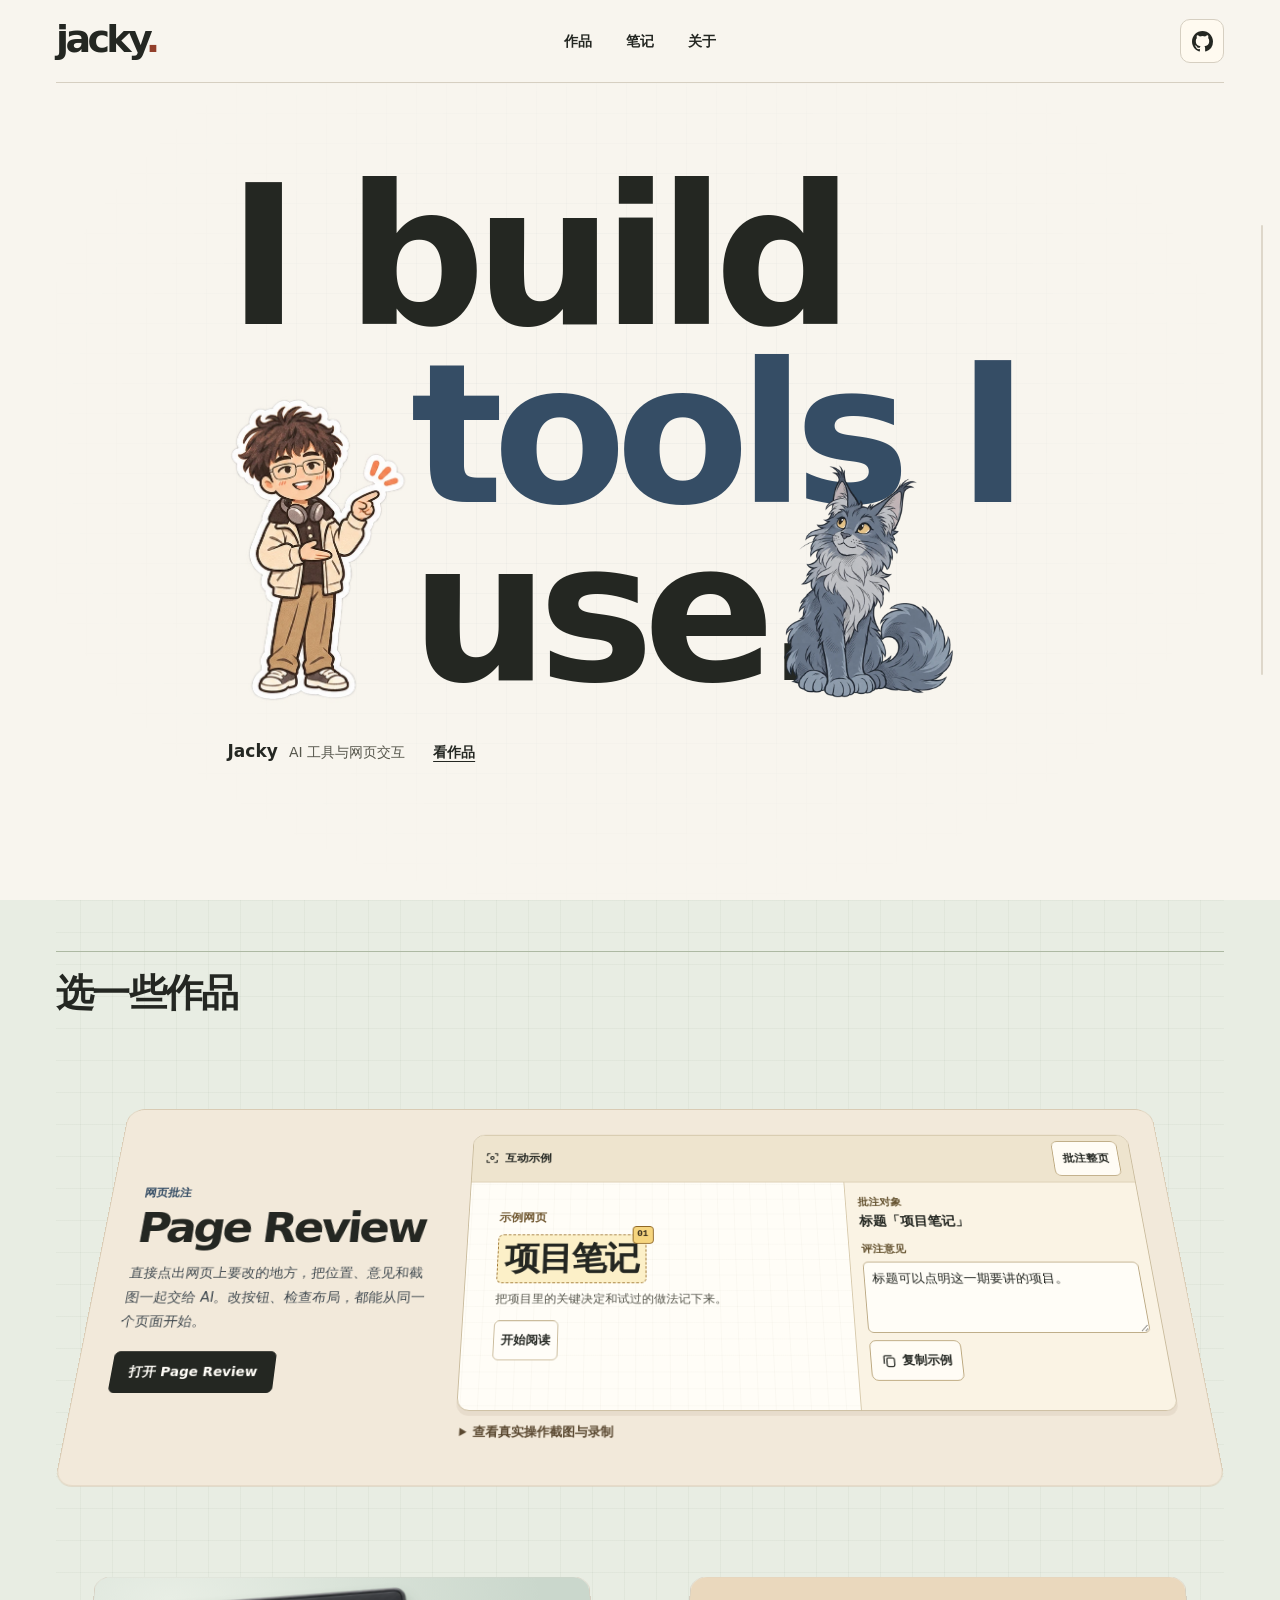
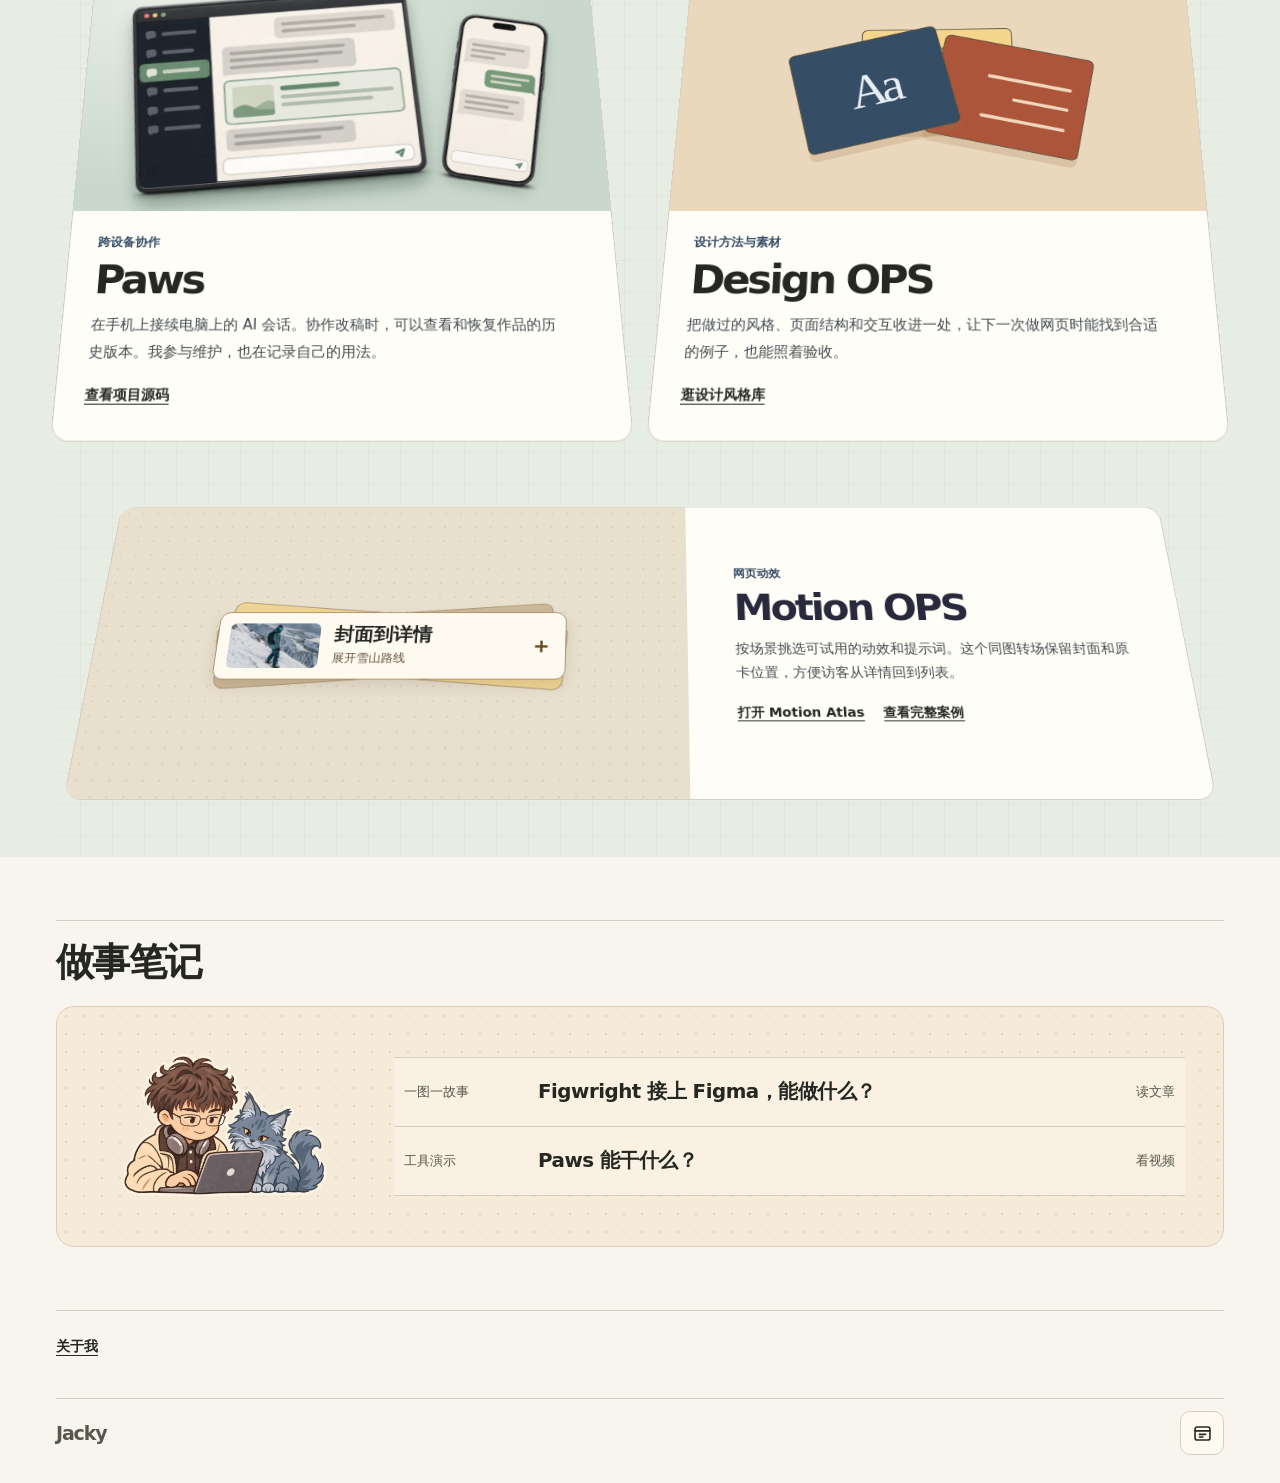
<file: site/index.html>
<!doctype html>
<html lang="zh-CN">
<head>
  <meta charset="utf-8">
  <meta name="viewport" content="width=device-width, initial-scale=1">
  <meta name="description" content="Jacky 的个人网站。看看 Page Review、Paws、Design OPS，还有我在做这些工具时留下的笔记。">
  <title>Jacky · 作品与笔记</title>
  <link rel="icon" type="image/webp" href="assets/hello.webp">
  <link rel="stylesheet" href="site.css">
  <link rel="stylesheet" href="hero.css">
  <link rel="stylesheet" href="paws-device.css">
  <link rel="stylesheet" href="motion-demo.css">
  <script src="site.js" defer></script>
  <script src="motion.js" defer></script>
  <script src="motion-demo.js" defer></script>
</head>
<body class="portfolio" id="top">
  <svg class="icon-library" width="0" height="0" aria-hidden="true" xmlns="http://www.w3.org/2000/svg">
    <defs>
      <symbol id="icon-github" viewBox="0 0 24 24"><path fill="currentColor" d="M12 0C5.37 0 0 5.37 0 12c0 5.3 3.44 9.8 8.2 11.38.6.11.82-.26.82-.58v-2.23c-3.34.73-4.04-1.41-4.04-1.41-.55-1.39-1.33-1.76-1.33-1.76-1.09-.75.08-.73.08-.73 1.21.08 1.84 1.24 1.84 1.24 1.07 1.83 2.81 1.3 3.49.99.11-.78.42-1.31.76-1.61-2.67-.3-5.47-1.33-5.47-5.93 0-1.31.47-2.38 1.24-3.22-.12-.3-.54-1.52.12-3.17 0 0 1.01-.32 3.3 1.23a11.5 11.5 0 0 1 6 0c2.29-1.55 3.3-1.23 3.3-1.23.66 1.65.24 2.87.12 3.17.77.84 1.23 1.91 1.23 3.22 0 4.61-2.81 5.63-5.49 5.92.43.37.82 1.1.82 2.22v3.3c0 .32.21.69.83.58A12 12 0 0 0 24 12C24 5.37 18.63 0 12 0Z"/></symbol>
      <symbol id="icon-douyin" viewBox="0 0 24 24"><path fill="currentColor" d="M16.6 0c.4 3.4 2.2 5.4 5.4 5.6v3.7a9.3 9.3 0 0 1-5.3-1.7v7.9A8.1 8.1 0 0 1 8.4 24a7.6 7.6 0 0 1-7.3-7.6 7.9 7.9 0 0 1 9-7.7v4.1a4 4 0 0 0-4.9 3.7c0 2 1.4 3.5 3.4 3.5s3.6-1.2 3.6-4.9V0Z"/></symbol>
      <symbol id="icon-top" viewBox="0 0 24 24"><g fill="none" stroke="currentColor" stroke-width="1.8" stroke-linecap="round" stroke-linejoin="round"><rect x="3.5" y="4.5" width="17" height="15" rx="2.5"/><path d="M3.5 9h17m-12 4h7m-7 3h4"/></g></symbol>
      <symbol id="icon-pin" viewBox="0 0 24 24"><g fill="none" stroke="currentColor" stroke-width="1.8" stroke-linecap="round"><path d="M8 4H5a1 1 0 0 0-1 1v3m12-4h3a1 1 0 0 1 1 1v3M4 16v3a1 1 0 0 0 1 1h3m12-4v3a1 1 0 0 1-1 1h-3"/><circle cx="12" cy="12" r="2.5"/></g></symbol>
      <symbol id="icon-play" viewBox="0 0 24 24"><rect x="3" y="5" width="18" height="14" rx="3" fill="none" stroke="currentColor" stroke-width="1.8"/><path fill="currentColor" d="M10 8.5v7l5.4-3.5Z"/></symbol>
      <symbol id="icon-copy" viewBox="0 0 24 24"><g fill="none" stroke="currentColor" stroke-width="1.8" stroke-linecap="round"><rect x="8.5" y="7.5" width="11" height="13" rx="2"/><path d="M15.5 4H6.5a2 2 0 0 0-2 2v10"/></g></symbol>
    </defs>
  </svg>
  <a class="skip" href="#main">跳到正文</a>
  <header class="shell masthead">
    <a class="wordmark" href="#top" aria-label="Jacky，回到首页">jacky<span>.</span></a>
    <nav aria-label="主导航">
      <a href="#work">作品</a>
      <a href="#notes">笔记</a>
      <a href="about.html">关于</a>
    </nav>
    <a class="icon-button header-profile" aria-label="Jacky 的 GitHub" title="Jacky 的 GitHub" href="https://github.com/wangjs-jacky"><svg aria-hidden="true" width="21" height="21" focusable="false"><use href="#icon-github"/></svg></a>
  </header>

  <div class="reading-rail" aria-hidden="true"><span></span></div>
  <main class="shell" id="main" tabindex="-1">
    <section class="hero hero-redesign" aria-labelledby="intro-title">
      <div class="hero-composition">
        <div class="hero-lettering">
          <h1 id="intro-title" lang="en">
            <span>I build</span>
            <span class="hero-line-tools">tools I</span>
            <span class="hero-line-use">use.</span>
          </h1>
          <figure class="hero-person">
            <img src="assets/hero-jacky.webp" alt="戴眼镜和耳机的 Jacky 指向标题" width="627" height="627">
          </figure>
          <figure class="hero-mascot">
            <img src="assets/hero-cat.webp" alt="看向标题的灰蓝缅因猫" width="680" height="680" fetchpriority="high">
            <span class="hero-iris hero-iris-left" aria-hidden="true"><span></span></span>
            <span class="hero-iris hero-iris-right" aria-hidden="true"><span></span></span>
            <div class="greeting">
              <button class="greeting-trigger" type="button" aria-label="和猫打个招呼" aria-expanded="false" aria-controls="greeting-card"></button>
              <div class="greeting-card" id="greeting-card" hidden>
                <img src="assets/hello.webp" alt="" width="72" height="72">
                <p>嗨，欢迎来逛我的工作台。</p>
              </div>
            </div>
          </figure>
        </div>
        <div class="hero-end">
          <p class="hero-identity"><strong>Jacky</strong> <span>AI 工具与网页交互</span></p>
          <a class="hero-work-link brush-link" href="#work">看作品</a>
        </div>
      </div>
    </section>

    <section class="works" id="work" aria-labelledby="work-title">
      <div class="section-title">
        <h2 id="work-title">选一些作品</h2>
      </div>

      <article class="featured">
        <div class="feature-copy">
          <p class="project-kind">网页批注</p>
          <h3 lang="en">Page Review</h3>
          <p>直接点出网页上要改的地方，把位置、意见和截图一起交给 AI。改按钮、检查布局，都能从同一个页面开始。</p>
          <a class="button button-dark" href="https://page-review.paws.rodeo/">打开 Page Review</a>
        </div>

        <div class="review-showcase" aria-label="Page Review 互动示例">
          <div class="review-live">
            <div class="review-live-bar">
              <span class="review-live-mark"><svg aria-hidden="true" width="17" height="17"><use href="#icon-pin"/></svg> 互动示例</span>
              <button type="button" class="review-page-mode" data-annotation-target="page" aria-pressed="false">批注整页</button>
            </div>
            <div class="review-live-grid">
              <div class="review-sheet">
                <p class="review-sheet-label">示例网页</p>
                <button type="button" class="review-target review-title-target" data-annotation-target="title" aria-pressed="true"><span class="review-pin" aria-hidden="true">01</span>项目笔记</button>
                <p>把项目里的关键决定和试过的做法记下来。</p>
                <button type="button" class="review-target review-link-target" data-annotation-target="button" aria-pressed="false"><span class="review-pin" aria-hidden="true">02</span>开始阅读</button>
              </div>
              <div class="review-note">
                <p class="review-note-target"><span>批注对象</span> <strong>标题「项目笔记」</strong></p>
                <label for="review-note-text">评注意见</label>
                <textarea id="review-note-text" rows="3" maxlength="500">标题可以点明这一期要讲的项目。</textarea>
                <button type="button" class="review-note-copy"><svg aria-hidden="true" width="17" height="17"><use href="#icon-copy"/></svg>复制示例</button>
                <p class="review-copy-state" role="status"></p>
                <textarea class="review-copy-fallback" aria-label="可手动复制的评注" rows="3" readonly hidden></textarea>
              </div>
            </div>
          </div>
          <details class="review-evidence">
            <summary>查看真实操作截图与录制</summary>
          <figure class="review-demo" aria-label="Page Review 实际操作画面">
            <div class="demo-chrome">
              <span class="capture-indicator" aria-hidden="true"></span>
              <span>扩展实测 · 示例网页</span>
            </div>
            <div class="review-media" id="review-media">
              <img class="review-still" src="assets/review-pin.webp" alt="实际扩展标出示例网页标题，右下角是网页评注面板" width="1276" height="758" loading="lazy" decoding="async">
              <img class="review-recording" alt="原生录制的网页按钮区域，依次切换选中状态" width="750" height="122" hidden>
            </div>
            <figcaption class="review-controls">
              <div class="review-steps" role="group" aria-label="切换 Page Review 操作画面">
                  <button type="button" class="icon-button review-step" data-review-step="pin" aria-label="定位网页元素" title="定位网页元素" aria-controls="review-media" aria-pressed="true"><svg aria-hidden="true" width="21" height="21" focusable="false"><use href="#icon-pin"/></svg></button>
                  <button type="button" class="icon-button review-step" data-review-step="play" aria-label="播放真实区域录制" title="播放真实区域录制" aria-controls="review-media" aria-pressed="false"><svg aria-hidden="true" width="21" height="21" focusable="false"><use href="#icon-play"/></svg></button>
                  <button type="button" class="icon-button review-step" data-review-step="copy" aria-label="查看复制评注" title="查看复制评注" aria-controls="review-media" aria-pressed="false"><svg aria-hidden="true" width="21" height="21" focusable="false"><use href="#icon-copy"/></svg></button>
              </div>
              <div class="review-caption" aria-live="polite" aria-atomic="true">
                <strong>定位网页元素</strong>
                <p>点中标题，它在原网页上留下 01 标记。</p>
              </div>
            </figcaption>
          </figure>
          </details>
        </div>
      </article>

      <div class="project-grid">
        <article class="project project-paws">
          <div class="project-visual paws-visual" data-front="desktop">
            <div class="paws-layers" role="group" aria-label="Paws 设备预览">
              <button class="paws-device paws-desktop" type="button" data-device="desktop" aria-label="选择 Paws 电脑端" aria-pressed="true">
                <img src="assets/paws-desktop.webp" alt="" width="690" height="516" loading="lazy" decoding="async" draggable="false">
              </button>
              <button class="paws-device paws-phone" type="button" data-device="phone" aria-label="选择 Paws 手机端" aria-pressed="false">
                <img src="assets/paws-phone.webp" alt="" width="330" height="618" loading="lazy" decoding="async" draggable="false">
              </button>
            </div>
          </div>
          <div class="project-copy">
            <p class="project-kind">跨设备协作</p>
            <h3 lang="en">Paws</h3>
            <p>在手机上接续电脑上的 AI 会话。协作改稿时，可以查看和恢复作品的历史版本。我参与维护，也在记录自己的用法。</p>
            <a class="text-link brush-link" href="https://github.com/wangjs-jacky/happy">查看项目源码</a>
          </div>
        </article>
        <article class="project project-design">
          <div class="project-visual design-visual" aria-hidden="true">
            <div class="design-layers">
            <div class="swatch swatch-blue"><span>Aa</span></div>
            <div class="swatch swatch-gold"><span></span></div>
            <div class="swatch swatch-red"><i></i><i></i><i></i></div>
            </div>
          </div>
          <div class="project-copy">
            <p class="project-kind">设计方法与素材</p>
            <h3 lang="en">Design OPS</h3>
            <p>把做过的风格、页面结构和交互收进一处，让下一次做网页时能找到合适的例子，也能照着验收。</p>
            <a class="text-link brush-link" href="https://design.paws.rodeo/">逛设计风格库</a>
          </div>
        </article>
        <article class="project project-motion">
          <div class="project-visual motion-case-visual">
            <div class="motion-case" data-motion-case="first-03">
              <button class="motion-case-cover" type="button" aria-expanded="false" aria-controls="motion-case-detail">
                <span class="motion-case-thumb">
                  <img class="motion-case-image" src="assets/motion-nordkette.jpg" width="1024" height="1536" alt="" loading="lazy" decoding="async">
                </span>
                <span class="motion-case-label">
                  <strong>封面到详情</strong>
                  <span>展开雪山路线</span>
                </span>
                <span class="motion-case-plus" aria-hidden="true">＋</span>
              </button>
              <div class="motion-case-detail" id="motion-case-detail" hidden>
                <div class="motion-case-preview"></div>
                <div class="motion-case-info">
                  <div>
                    <strong lang="en">Nordkette Ridge</strong>
                    <p>同一张封面展开成详情，收起时回到原位。</p>
                  </div>
                  <button class="motion-case-close" type="button">收起详情</button>
                </div>
              </div>
              <div class="motion-case-bridge" aria-hidden="true"></div>
            </div>
          </div>
          <div class="project-copy">
            <p class="project-kind">网页动效</p>
            <h3 lang="en">Motion OPS</h3>
            <p>按场景挑选可试用的动效和提示词。这个同图转场保留封面和原卡位置，方便访客从详情回到列表。</p>
            <a class="text-link brush-link" href="https://motion.paws.rodeo/motion-atlas/">打开 Motion Atlas</a>
            <a class="text-link brush-link motion-case-source" href="https://motion.paws.rodeo/gallery/demos/first/cases/03.html">查看完整案例</a>
          </div>
        </article>
      </div>
    </section>

    <section class="notes" id="notes" aria-labelledby="notes-title">
      <div class="section-title">
        <h2 id="notes-title">做事笔记</h2>
      </div>
      <div class="note-grid">
        <img class="note-art" src="assets/notes.webp" alt="Jacky 和缅因猫一起看电脑上的内容" width="450" height="300" loading="lazy" decoding="async">
        <div class="note-list">
          <a href="https://wangjs-jacky.github.io/one-image-one-story/posts/figwright-free-figma-mcp/"><span>一图一故事</span><strong>Figwright 接上 Figma，能做什么？</strong><span class="note-action">读文章</span></a>
          <a href="https://www.douyin.com/video/7691335593644625161"><span>工具演示</span><strong>Paws 能干什么？</strong><span class="note-action">看视频</span></a>
        </div>
      </div>
    </section>

    <section class="about-teaser" id="about" aria-label="关于 Jacky">
      <a class="text-link brush-link" href="about.html">关于我</a>
    </section>
  </main>
  <footer class="shell footer"><span>Jacky</span><a class="icon-button " aria-label="回到顶部" title="回到顶部" href="#top"><svg aria-hidden="true" width="21" height="21" focusable="false"><use href="#icon-top"/></svg></a></footer>
</body>
</html>
</file>
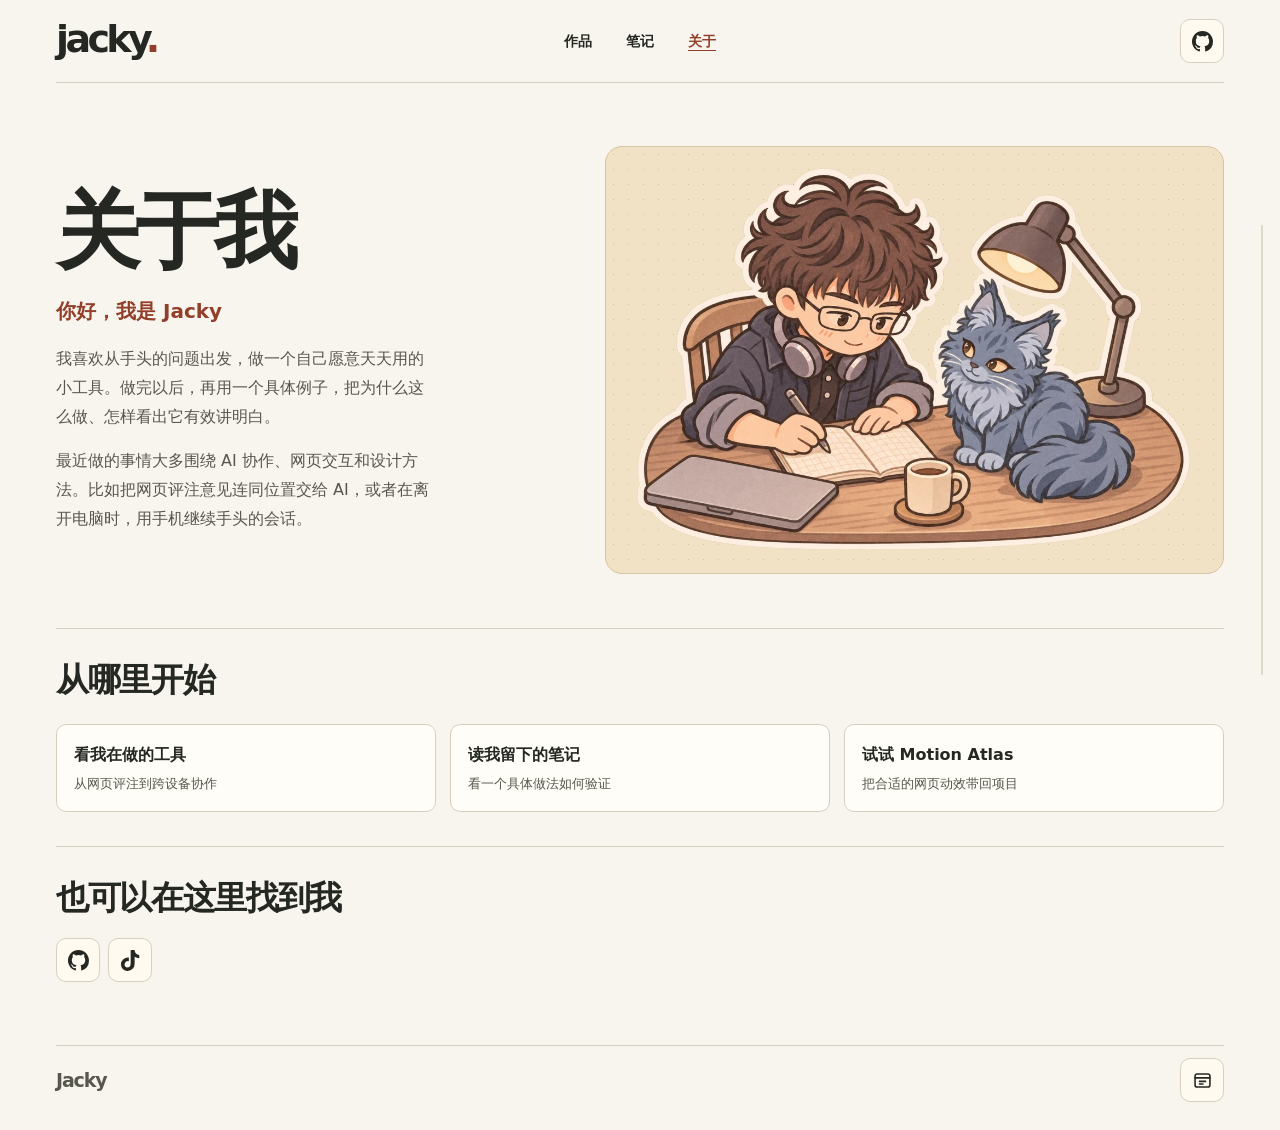
<file: site/about.html>
<!doctype html>
<html lang="zh-CN">
<head>
  <meta charset="utf-8">
  <meta name="viewport" content="width=device-width, initial-scale=1">
  <meta name="description" content="认识 Jacky 和他制作 AI 工具、记录设计做法的工作台。">
  <title>关于我 · Jacky</title>
  <link rel="icon" type="image/webp" href="assets/hello.webp">
  <link rel="stylesheet" href="site.css">
  <script src="motion.js" defer></script>
</head>
<body id="top" class="about-page">
  <svg class="icon-library" width="0" height="0" aria-hidden="true" xmlns="http://www.w3.org/2000/svg">
    <defs>
      <symbol id="icon-github" viewBox="0 0 24 24"><path fill="currentColor" d="M12 0C5.37 0 0 5.37 0 12c0 5.3 3.44 9.8 8.2 11.38.6.11.82-.26.82-.58v-2.23c-3.34.73-4.04-1.41-4.04-1.41-.55-1.39-1.33-1.76-1.33-1.76-1.09-.75.08-.73.08-.73 1.21.08 1.84 1.24 1.84 1.24 1.07 1.83 2.81 1.3 3.49.99.11-.78.42-1.31.76-1.61-2.67-.3-5.47-1.33-5.47-5.93 0-1.31.47-2.38 1.24-3.22-.12-.3-.54-1.52.12-3.17 0 0 1.01-.32 3.3 1.23a11.5 11.5 0 0 1 6 0c2.29-1.55 3.3-1.23 3.3-1.23.66 1.65.24 2.87.12 3.17.77.84 1.23 1.91 1.23 3.22 0 4.61-2.81 5.63-5.49 5.92.43.37.82 1.1.82 2.22v3.3c0 .32.21.69.83.58A12 12 0 0 0 24 12C24 5.37 18.63 0 12 0Z"/></symbol>
      <symbol id="icon-douyin" viewBox="0 0 24 24"><path fill="currentColor" d="M16.6 0c.4 3.4 2.2 5.4 5.4 5.6v3.7a9.3 9.3 0 0 1-5.3-1.7v7.9A8.1 8.1 0 0 1 8.4 24a7.6 7.6 0 0 1-7.3-7.6 7.9 7.9 0 0 1 9-7.7v4.1a4 4 0 0 0-4.9 3.7c0 2 1.4 3.5 3.4 3.5s3.6-1.2 3.6-4.9V0Z"/></symbol>
      <symbol id="icon-top" viewBox="0 0 24 24"><g fill="none" stroke="currentColor" stroke-width="1.8" stroke-linecap="round" stroke-linejoin="round"><rect x="3.5" y="4.5" width="17" height="15" rx="2.5"/><path d="M3.5 9h17m-12 4h7m-7 3h4"/></g></symbol>
      <symbol id="icon-pin" viewBox="0 0 24 24"><g fill="none" stroke="currentColor" stroke-width="1.8" stroke-linecap="round"><path d="M8 4H5a1 1 0 0 0-1 1v3m12-4h3a1 1 0 0 1 1 1v3M4 16v3a1 1 0 0 0 1 1h3m12-4v3a1 1 0 0 1-1 1h-3"/><circle cx="12" cy="12" r="2.5"/></g></symbol>
      <symbol id="icon-play" viewBox="0 0 24 24"><rect x="3" y="5" width="18" height="14" rx="3" fill="none" stroke="currentColor" stroke-width="1.8"/><path fill="currentColor" d="M10 8.5v7l5.4-3.5Z"/></symbol>
      <symbol id="icon-copy" viewBox="0 0 24 24"><g fill="none" stroke="currentColor" stroke-width="1.8" stroke-linecap="round"><rect x="8.5" y="7.5" width="11" height="13" rx="2"/><path d="M15.5 4H6.5a2 2 0 0 0-2 2v10"/></g></symbol>
    </defs>
  </svg>
  <a class="skip" href="#main">跳到正文</a>
  <header class="shell masthead">
    <a class="wordmark" href="index.html" aria-label="Jacky，回到首页">jacky<span>.</span></a>
    <nav aria-label="主导航">
      <a href="index.html#work">作品</a>
      <a href="index.html#notes">笔记</a>
      <a href="about.html" aria-current="page">关于</a>
    </nav>
    <a class="icon-button header-profile" aria-label="Jacky 的 GitHub" title="Jacky 的 GitHub" href="https://github.com/wangjs-jacky"><svg aria-hidden="true" width="21" height="21" focusable="false"><use href="#icon-github"/></svg></a>
  </header>

  <div class="reading-rail" aria-hidden="true"><span></span></div>
  <main class="shell about-main" id="main" tabindex="-1">
    <section class="about-intro" aria-labelledby="about-title">
      <div class="about-lede">
        <h1 id="about-title">关于我</h1>
        <p class="about-lead">你好，我是 Jacky</p>
        <p>我喜欢从手头的问题出发，做一个自己愿意天天用的小工具。做完以后，再用一个具体例子，把为什么这么做、怎样看出它有效讲明白。</p>
        <p>最近做的事情大多围绕 AI 协作、网页交互和设计方法。比如把网页评注意见连同位置交给 AI，或者在离开电脑时，用手机继续手头的会话。</p>
      </div>
      <figure class="about-art">
        <img class="parallax-art" data-depth="0.85" src="assets/about-studio.webp" alt="Jacky 在台灯下写工作笔记，灰蓝色缅因猫坐在一旁" width="1050" height="700" fetchpriority="high">
      </figure>
    </section>
    <section class="about-details" aria-labelledby="about-links-title">
      <h2 id="about-links-title">从哪里开始</h2>
      <div class="about-paths">
        <a href="index.html#work"><strong>看我在做的工具</strong><span>从网页评注到跨设备协作</span></a>
        <a href="index.html#notes"><strong>读我留下的笔记</strong><span>看一个具体做法如何验证</span></a>
        <a href="https://motion.paws.rodeo/motion-atlas/"><strong>试试 Motion Atlas</strong><span>把合适的网页动效带回项目</span></a>
      </div>
    </section>
    <section class="about-connect" aria-labelledby="connect-title">
      <h2 id="connect-title">也可以在这里找到我</h2>
      <nav class="social-links" aria-label="公开账号与作品">
          <a class="icon-button " aria-label="Jacky 的 GitHub" title="Jacky 的 GitHub" href="https://github.com/wangjs-jacky"><svg aria-hidden="true" width="21" height="21" focusable="false"><use href="#icon-github"/></svg></a>
          <a class="icon-button " aria-label="Jacky 的抖音作品 · Paws 演示" title="Jacky 的抖音作品 · Paws 演示" href="https://www.douyin.com/video/7691335593644625161"><svg aria-hidden="true" width="21" height="21" focusable="false"><use href="#icon-douyin"/></svg></a>
        </nav>
    </section>
  </main>
  <footer class="shell footer"><span>Jacky</span><a class="icon-button " aria-label="回到顶部" title="回到顶部" href="#top"><svg aria-hidden="true" width="21" height="21" focusable="false"><use href="#icon-top"/></svg></a></footer>
</body>
</html>
</file>
<file: site/site.css>
:root {
  color-scheme: light;
  --page: #f8f5ee;
  --paper: #fffdf7;
  --ink: #242722;
  --quiet: #57574d;
  --line: #d6cfc1;
  --rust: #923f2a;
  --blue: #354d65;
  --mono: "SFMono-Regular", Consolas, ui-monospace, monospace;
  --sans: "PingFang SC", "Microsoft YaHei", "Noto Sans CJK SC", system-ui, sans-serif;
  --latin: "Avenir Next", "Segoe UI", system-ui, sans-serif;
  font: 16px/1.6 var(--sans);
  color: var(--ink);
  background: var(--page);
}
*, *::before, *::after { box-sizing: border-box; }
body, h1, h2, h3, p, figure { margin: 0; }
a { color: inherit; text-underline-offset: .28em; }
button { font: inherit; cursor: pointer; color: inherit; }
img { display: block; max-width: 100%; height: auto; }
:focus-visible { outline: 3px solid var(--blue); outline-offset: 4px; }
::selection { background: #f1d2b2; color: var(--ink); }
[hidden] { display: none !important; }
.shell { width: min(1232px, calc(100% - 112px)); margin-inline: auto; }
.skip { position: fixed; top: 12px; left: 14px; z-index: 5; padding: 10px 16px; background: var(--paper); transform: translateY(-170%); }
.skip:focus { transform: none; }
.masthead {
  display: grid;
  grid-template-columns: 1fr auto 1fr;
  align-items: center;
  min-height: 83px;
  border-bottom: 1px solid var(--line);
}
.wordmark {
  font: 800 38px/.95 var(--latin);
  letter-spacing: -.095em;
  justify-self: start;
  padding: 7px 5px 11px 0;
  text-decoration: none;
}
.wordmark span { color: var(--rust); }
.masthead nav { display: flex; gap: 34px; }
.masthead nav a {
  display: inline-flex;
  min-height: 44px;
  align-items: center;
  text-decoration: none;
  font-size: 14px;
  font-weight: 650;
}
.masthead nav a:hover { color: var(--rust); text-decoration: underline; }
.header-profile { justify-self: end; }

h1 { font-weight: 850; line-height: 1.08; letter-spacing: -.06em; }
.button {
  display: inline-flex;
  padding: 11px 17px;
  min-height: 45px;
  align-items: center;
  justify-content: center;
  border: 1px solid var(--ink);
  border-radius: 6px;
  font-size: 14px;
  line-height: 1.35;
  font-weight: 680;
  text-decoration: none;
}
.button-dark { background: var(--ink); color: var(--paper); transition: background .18s ease, border-color .18s ease; }
.button-dark:hover { background: var(--rust); border-color: var(--rust); }
.text-link { display: inline-flex; align-items: center; min-height: 44px; font-weight: 650; font-size: 14px; }
.text-link:hover { color: var(--rust); }
.greeting { position: absolute; right: 17px; bottom: 15px; }
.greeting-trigger {
  min-height: 44px;
  border: 1px solid #947857;
  border-radius: 30px;
  background: var(--paper);
  box-shadow: 0 2px 0 #bda988;
  padding: 7px 16px;
  font-weight: 650;
  font-size: 13px;
}
.greeting-trigger:hover, .greeting-trigger[aria-expanded="true"] { background: #faeddc; }
.greeting-card {
  position: absolute;
  right: 0;
  bottom: calc(100% + 12px);
  width: 210px;
  display: grid;
  grid-template-columns: 64px 1fr;
  align-items: center;
  gap: 7px;
  font-size: 13px;
  padding: 10px;
  border-radius: 12px;
  box-shadow: 0 8px 24px #35251728;
  background: var(--paper);
  border: 1px solid #b6a180;
}
.greeting-card img { width: 64px; }

#work, #notes, #about { scroll-margin-top: 20px; }
.section-title {
  display: flex;
  align-items: baseline;
  border-top: 1px solid var(--line);
  padding-block: 17px 20px;
}
.section-title h2 { font-size: clamp(26px, 3vw, 39px); font-weight: 780; line-height: 1.26; letter-spacing: -.045em; }
.featured {
  display: grid;
  grid-template-columns: minmax(235px, .61fr) minmax(0, 1.39fr);
  align-items: center;
  gap: 38px;
  padding: 32px;
  border-radius: 18px;
  background: #f2e9da;
  border: 1px solid #d9cbb4;
}
.feature-copy { padding: 6px 0 6px 3px; }
.project-kind { font-size: 13px; color: var(--blue); font-weight: 730; }
.feature-copy h3, .project-copy h3 {
  font-family: var(--latin);
  font-size: clamp(30px, 4vw, 49px);
  letter-spacing: -.07em;
  line-height: 1.12;
  margin-block: 5px 11px;
}
.feature-copy p:not(.project-kind), .project-copy p:not(.project-kind) {
  color: #424b51;
  font-size: 15px;
  line-height: 1.85;
  max-width: 32em;
}
.feature-copy .button { margin-top: 18px; }
.review-demo {
  overflow: hidden;
  border: 1px solid #a7b6b6;
  border-radius: 13px;
  background: #f7faf8;
  box-shadow: 0 5px 0 #647b901e;
}
.demo-chrome {
  min-height: 38px;
  display: flex;
  gap: 8px;
  align-items: center;
  padding-inline: 14px;
  background: #304451;
  color: #f9f9f5;
  font-size: 12px;
  font-weight: 650;
}
.capture-indicator { width: 7px; height: 7px; border-radius: 50%; background: #f6d575; }
.review-media { position: relative; background: #f6f8f4; aspect-ratio: 1276 / 758; }
.review-still { width: 100%; height: 100%; object-fit: cover; }
.review-recording {
  position: absolute;
  left: 1.55%;
  top: 25.86%;
  width: 64.1%;
  box-shadow: 0 0 0 2px #4394ed;
  border-radius: 2px;
}
.review-controls {
  display: grid;
  grid-template-columns: auto 1fr;
  gap: 14px;
  align-items: center;
  min-height: 74px;
  padding: 8px 13px;
  border-top: 1px solid #c5d3d4;
}
.review-steps { display: flex; align-items: center; gap: 4px; }
.review-caption { min-width: 0; }
.review-caption strong { display: block; color: #233b48; font-size: 13px; }
.review-caption p { color: #4c5b60; font-size: 12px; line-height: 1.45; margin-top: 2px; }

.icon-library { position: absolute; pointer-events: none; }
.icon-button {
  display: inline-grid;
  place-items: center;
  width: 44px;
  height: 44px;
  flex: 0 0 44px;
  border-radius: 10px;
  border: 1px solid #d6cfc1;
  background: #fffaf0;
  padding: 0;
  color: var(--ink);
  transition: background .18s ease, border-color .18s ease, transform .18s ease;
}
.icon-button:hover, .icon-button:focus-visible, .icon-button[aria-pressed="true"] {
  border-color: #9c7538;
  background: #f6da86;
}
.icon-button:active { transform: scale(.94); }
.review-step { background: transparent; border-color: #ccd7d8; border-radius: 8px; }
.review-step[aria-pressed="true"] { color: #263f4e; }
.social-links { display: flex; flex-wrap: wrap; gap: 8px; margin-top: 13px; }

.project-grid { display: grid; grid-template-columns: 1fr 1fr; gap: 24px; margin-top: 24px; }
.project { border: 1px solid var(--line); border-radius: 18px; overflow: hidden; background: var(--paper); }
.project-visual { min-height: 210px; display: grid; place-items: center; position: relative; isolation: isolate; overflow: hidden; }
.design-visual { background: #ead8bd; }
.swatch {
  display: grid;
  place-items: center;
  position: absolute;
  width: 33%;
  max-width: 170px;
  height: 124px;
  border: 1px solid #5e5241;
  border-radius: 7px;
  box-shadow: 0 9px 0 #9b704033;
}
.swatch-blue { background: #354d65; color: #e7edf4; transform: translate(-42%, 0) rotate(-14deg); z-index: 2; }
.swatch-blue span { font: 58px/.9 Georgia, serif; letter-spacing: -.12em; }
.swatch-gold { background: #f3d58c; transform: rotate(-1deg) translateY(-11%); }
.swatch-gold span { width: 46%; aspect-ratio: 1; border-radius: 50%; border: 1px solid #8c703f; background: repeating-linear-gradient(-45deg, #8c703f 0 1px, transparent 1px 5px); }
.swatch-red { padding: 32px 18px 23px; background: #ac553b; transform: translate(47%, 7%) rotate(12deg); justify-items: end; gap: 7px; }
.swatch-red i { width: 72%; height: 4px; background: #f2d8bb; border-radius: 3px; }
.swatch-red i:nth-child(even) { width: 48%; }
.project-copy { padding: 25px 29px 23px; }
.project-copy h3 { font-size: clamp(28px, 3.4vw, 43px); }
.project-copy .text-link { margin-top: 7px; }

.notes { margin-top: 63px; }
.note-grid { display: grid; grid-template-columns: minmax(125px, .33fr) 1fr; gap: 38px; align-items: center; }
.note-art { width: 100%; max-width: 244px; justify-self: center; }
.note-list a {
  display: grid;
  grid-template-columns: clamp(79px, 10vw, 121px) 1fr auto;
  gap: 13px;
  align-items: center;
  padding: 19px 10px;
  border-top: 1px solid var(--line);
  text-decoration: none;
}
.note-list a:last-child { border-bottom: 1px solid var(--line); }
.note-list a span { font-size: 13px; color: var(--quiet); }
.note-list a strong { font-size: clamp(15px, 1.55vw, 20px); line-height: 1.5; letter-spacing: -.025em; }

.note-list a:hover strong, .note-list a:focus-visible strong { text-decoration: underline; }
.footer {
  margin-top: 17px;
  padding-block: 12px 28px;
  border-top: 1px solid var(--line);
  display: flex; align-items: center; justify-content: space-between;
  color: var(--quiet); font-size: 13px;
}
.footer span { font: 760 19px/1 var(--latin); letter-spacing: -.06em; }


@media (max-width: 1100px) {
  .shell { width: calc(100% - 72px); }
}
@media (max-width: 830px) {
  .shell { width: calc(100% - 48px); }
  .featured { gap: 22px; padding: 22px; grid-template-columns: minmax(0, .68fr) minmax(0, 1.32fr); }
}
@media (max-width: 640px) {
  .shell { width: calc(100% - 36px); }
  .masthead { min-height: 62px; }
  .wordmark { font-size: 31px; }
  .masthead nav { gap: clamp(11px, 4vw, 19px); }
  .masthead nav a { font-size: 12px; }
  .greeting { right: 10px; bottom: 9px; }
  .greeting-trigger { font-size: 12px; padding-inline: 12px; }
  .featured { grid-template-columns: 1fr; padding: 17px; gap: 17px; }
  .feature-copy { padding: 0; }
  .feature-copy .button { margin-top: 13px; }
  .review-controls { grid-template-columns: 1fr; gap: 6px; }
  .project-grid { grid-template-columns: 1fr; gap: 16px; margin-top: 16px; }
  .project-copy { padding: 20px 19px 15px; }
  .project-visual { min-height: 175px; }
  .swatch { height: 99px; }
  .notes { margin-top: 43px; }
  .note-grid { grid-template-columns: 1fr; gap: 18px; }
  .note-art { width: 54%; }
  .note-list a { grid-template-columns: 1fr auto; gap: 4px 10px; padding: 12px 4px; }
  .note-list strong { grid-row: 2; }
  .note-action { grid-column: 2; grid-row: 2; align-self: center; }
}
@media (prefers-reduced-motion: reduce) { .button { transition: none; } }

/* A short marker stroke follows the active reading target. */
.brush-link, .note-list a strong, .project-copy h3, .feature-copy h3 {
  background-image: linear-gradient(100deg, #f8df8c, #f3cd6c 89%, #f8df8c);
  background-size: 0% .58em;
  background-position: 0 91%;
  background-repeat: no-repeat;
  transition: background-size .24s cubic-bezier(.22,.65,.33,1);
}
.project-copy h3, .feature-copy h3 { width: fit-content; }
.brush-link:hover, .brush-link:focus-visible, .note-list a:hover strong, .note-list a:focus-visible strong,
.project:hover h3, .project:focus-within h3, .featured:hover h3, .featured:focus-within h3 {
  background-size: 100% .58em;
}
.project-copy .brush-link { background-position: 0 68%; }
.project-visual .swatch { transition: translate .25s ease-out; }
.project:hover .swatch-blue, .project:focus-within .swatch-blue { translate: -5px -4px; }
.project:hover .swatch-red, .project:focus-within .swatch-red { translate: 5px 4px; }

@media (max-width: 640px) {
  .masthead a.icon-button { min-height: 44px; width: 44px; }
  .footer { padding-bottom: max(76px, env(safe-area-inset-bottom)); }
  .review-controls { padding: 8px 10px 11px; }
  .review-caption { min-height: 44px; }
}
@media (prefers-reduced-motion: reduce) {
  .brush-link, .note-list a strong, .project-copy h3, .feature-copy h3, .icon-button,
  .project-visual .swatch { transition: none; }
  .project:hover .swatch-blue, .project:focus-within .swatch-blue,
  .project:hover .swatch-red, .project:focus-within .swatch-red { translate: none; }
}

.shell { position: relative; }
.reading-rail {
  position: fixed;
  z-index: 1;
  right: 17px;
  top: 25vh;
  width: 2px;
  height: 50vh;
  background: #ded7ca;
  border-radius: 4px;
  overflow: hidden;
  pointer-events: none;
}
.reading-rail span {
  display: block;
  height: 100%;
  background: #946229;
  transform: scaleY(var(--read-progress, 0));
  transform-origin: top;
}
.design-visual { min-height: 288px; }
.design-layers {
  position: absolute;
  inset: 0;
  display: grid;
  place-items: center;
}

.project-motion {
  grid-column: 1 / -1;
  display: grid;
  grid-template-columns: 1.19fr 1fr;
  align-items: stretch;
}
.project-motion .project-copy { align-self: center; padding-inline: clamp(24px, 4vw, 63px); }
.project-motion .project-copy h3 { color: #29293c; }

.about-teaser {
  display: flex;
  border-top: 1px solid var(--line);
  margin-top: 63px;
  padding-block: 13px;
}
.masthead a[aria-current="page"] { color: var(--rust); text-decoration: underline; }
.about-main { padding-block: 63px 12px; }
.about-intro {
  display: grid;
  grid-template-columns: .9fr 1.1fr;
  align-items: center;
  column-gap: 42px;
  padding-bottom: 54px;
}
.about-lede h1 { font-size: clamp(50px, 6.6vw, 96px); white-space: normal; }
.about-lede p { margin-block: 16px 0; max-width: 37ch; color: var(--quiet); line-height: 1.8; }
.about-lede .about-lead { font-weight: 700; color: var(--rust); font-size: 20px; }
.about-art {
  width: 100%;
  background:
    radial-gradient(#a46f4352 .75px, transparent 1px) 0 0 / 15px 15px,
    #f2e2c5;
  padding: 21px;
  border: 1px solid #d7c3a1;
  border-radius: 17px;
  overflow: hidden;
}
.about-art img {
  transform: translate(calc(var(--pointer-x, 0) * 15px), calc(var(--scroll-shift, 0px) * .5));
  transition: transform .17s ease-out;
}
.about-details, .about-connect { border-top: 1px solid var(--line); padding-block: 25px 34px; }
.about-details h2, .about-connect h2 { font-size: clamp(23px, 3vw, 33px); letter-spacing: -.04em; }
.about-paths { margin-top: 18px; display: grid; grid-template-columns: repeat(3,1fr); gap: 14px; }
.about-paths a {
  display: grid;
  align-content: center;
  gap: 6px;
  background: var(--paper);
  padding: 14px 17px;
  min-height: 88px;
  border: 1px solid var(--line);
  border-radius: 10px;
  text-decoration: none;
}
.about-paths a span { color: var(--quiet); font-size: 13px; }
.about-paths a:hover, .about-paths a:focus-visible { background: #fae9be; border-color: #b99652; }

@media (min-width: 1550px) {
  .shell { width: min(1450px, calc(100% - 148px)); }
}
@media (max-width: 640px) {
  .reading-rail { display: none; }
  .design-visual { min-height: 215px; }
  .project-motion { grid-template-columns: 1fr; }
  .about-teaser { margin-top: 41px; }
  .about-main { padding-top: 34px; }
  .about-intro { grid-template-columns: 1fr; gap: 24px; padding-bottom: 32px; }
  .about-art { padding: 12px; }
  .about-paths { grid-template-columns: 1fr; gap: 8px; }
  .about-paths a { min-height: 65px; }
}
@media (prefers-reduced-motion: reduce), (pointer: coarse) {
  .about-art img { transform: none; }
}
@media (prefers-reduced-motion: reduce) {
  .about-art img { transition: none; }
}

.hero-iris {
  position: absolute;
  display: block;
  opacity: 0;
  overflow: hidden;
  background: linear-gradient(130deg, #d6a752, #efc978 68%, #f0d08c);
}
.hero-mascot[data-gazing] .hero-iris { opacity: 1; }
.hero-iris-left {
  width: 3.72%;
  height: 4.55%;
  top: 22.96%;
  left: 36.13%;
  clip-path: polygon(45% 0%, 73% 0%, 91% 15%, 100% 42%, 90% 71%, 68% 99%, 38% 96%, 13% 84%, 0% 64%, 5% 41%, 21% 15%);
}
.hero-iris-right {
  width: 5.49%;
  height: 4.35%;
  top: 25.32%;
  left: 44.84%;
  clip-path: polygon(34% 0%, 62% 1%, 84% 15%, 97% 40%, 100% 62%, 83% 83%, 55% 98%, 28% 98%, 0% 84%, 4% 59%, 15% 28%);
}
.hero-iris > span {
  position: absolute;
  left: 53%;
  top: 52%;
  width: 53%;
  height: 73%;
  background: #252624;
  border-radius: 52%;
  transform: translate(calc(-50% + var(--gaze-x, 0px)), calc(-50% + var(--gaze-y, 0px))) rotate(13deg);
  transition: transform .11s ease-out;
}
.hero-iris > span::after {
  content: "";
  position: absolute;
  top: 19%;
  left: 36%;
  width: 29%;
  aspect-ratio: 1;
  border-radius: 50%;
  background: #fffaf4;
}
@media (prefers-reduced-motion: reduce), (pointer: coarse) {
  .hero-iris { display: none; }
}

.review-showcase { min-width: 0; }
.review-live {
  background: var(--paper);
  border: 1px solid #cbbd9f;
  border-radius: 13px;
  overflow: hidden;
  box-shadow: 0 5px 0 #88684919;
}
.review-live-bar {
  display: flex;
  align-items: center;
  justify-content: space-between;
  gap: 8px;
  padding: 7px 13px;
  background: #eee4ce;
  border-bottom: 1px solid #d9cbae;
}
.review-live-mark { display: inline-flex; align-items: center; gap: 6px; font-size: 13px; font-weight: 700; }
.review-page-mode, .review-note-copy {
  min-height: 44px;
  border: 1px solid #bca87f;
  border-radius: 7px;
  background: #fffcf5;
  padding: 5px 10px;
  font-size: 13px;
  font-weight: 680;
}
.review-page-mode[aria-pressed="true"], .review-page-mode:hover, .review-note-copy:hover {
  background: #f8dfa0;
  border-color: #9b722d;
}
.review-live-grid { display: grid; grid-template-columns: 1.12fr .88fr; }
.review-sheet {
  padding: clamp(13px, 2.5vw, 31px);
  background-image: linear-gradient(#877b5d09 1px, transparent 1px), linear-gradient(90deg, #877b5d09 1px, transparent 1px);
  background-size: 18px 18px;
  border: 2px solid transparent;
  min-width: 0;
}
.review-sheet[data-selected-page] { border-color: #a47930; }
.review-sheet > p { color: var(--quiet); font-size: 13px; margin-block: 8px 14px; }
.review-sheet .review-sheet-label { font-weight: 700; color: #6e552e; margin: 0 0 9px; }
.review-target {
  position: relative;
  min-height: 44px;
  border: 1px dashed transparent;
  border-radius: 6px;
  padding: 4px 7px;
  text-align: left;
  background: #fffdf8;
  max-width: 100%;
}
.review-title-target { font-size: clamp(21px, 3vw, 41px); font-weight: 820; line-height: 1.22; letter-spacing: -.045em; }
.review-link-target { font-size: 13px; border-style: solid; border-color: #cbbc9d; font-weight: 660; }
.review-target:hover { border-color: #aa8550; }
.review-target[aria-pressed="true"] { background: #fcf0c8; border-color: #9b722d; }
.review-pin {
  display: none;
  position: absolute;
  inset: -11px -9px auto auto;
  place-items: center;
  min-width: 23px;
  min-height: 21px;
  padding: 2px;
  border: 1px solid #8c6423;
  background: #f6d57e;
  border-radius: 4px;
  color: #332919;
  font: 690 10px/1 var(--mono);
  letter-spacing: 0;
}
.review-target[aria-pressed="true"] .review-pin { display: grid; }
.review-note {
  border-left: 1px solid #d8cbae;
  background: #faf3e4;
  padding: 15px 13px 10px;
  min-width: 0;
}
.review-note-target { display: grid; gap: 1px; margin-bottom: 12px; }
.review-note-target span, .review-note label { display: block; font-size: 12px; font-weight: 650; color: #675533; }
.review-note-target strong { font-size: 15px; }
.review-note textarea {
  display: block;
  width: 100%;
  margin-block: 5px 8px;
  padding: 8px;
  border: 1px solid #bcaa85;
  border-radius: 6px;
  background: #fffdf7;
  color: var(--ink);
  font: 14px/1.5 var(--sans);
  resize: vertical;
}
.review-note-copy { display: inline-flex; gap: 5px; align-items: center; }
.review-copy-state { min-height: 1.4em; font-size: 12px; color: #5d4b29; margin-top: 4px; }
.review-evidence summary {
  cursor: pointer;
  min-height: 44px;
  align-content: center;
  padding-inline: 5px;
  width: fit-content;
  color: #5a4830;
  font-weight: 650;
  font-size: 13px;
}
.review-evidence .review-demo { margin: 0 0 7px; }

@media (max-width: 640px) {
  .review-live-grid { grid-template-columns: 1fr; }
  .review-note { border-left: 0; border-top: 1px solid #d8cbae; }
  .review-note textarea { font-size: 16px; }
}

/* The work wall is a separate paper surface, with the cards moving as units. */
.portfolio .works {
  position: relative;
  isolation: isolate;
  padding-block: clamp(24px, 4vw, 62px) clamp(34px, 5vw, 74px);
}
.portfolio .works::before {
  content: "";
  position: absolute;
  z-index: -1;
  inset: 0;
  background:
    linear-gradient(90deg, #5260470c 1px, transparent 1px) 50% 0 / 32px 32px,
    linear-gradient(#5260470c 1px, transparent 1px) 50% 0 / 32px 32px,
    #e8ede3;
  box-shadow: 0 0 0 100vmax #e8ede3;
  clip-path: inset(0 -100vmax);
  pointer-events: none;
}
.portfolio .works .section-title {
  border-top-color: #adb9a3;
  margin-bottom: clamp(5px, 1vw, 16px);
}
.portfolio .notes .note-grid {
  padding: clamp(14px, 3vw, 38px);
  border: 1px solid #decdb4;
  border-radius: 18px;
  background:
    radial-gradient(#9d78412e 1px, transparent 1.3px) 0 0 / 18px 18px,
    #f6ead8;
}
.portfolio .notes .note-list {
  background: #faf1e3;
}
@media (prefers-reduced-motion: no-preference) {
  .works article[data-scroll-pose]:not(:has(:focus-visible)) {
    transform: perspective(1100px) translateY(var(--work-shift))
      rotateX(var(--work-tilt)) scale(var(--work-scale));
  }
}
</file>
<file: site/hero.css>
.hero-redesign {
  position: relative;
  isolation: isolate;
  display: grid;
  align-items: center;
  min-height: calc(100svh - 83px);
  padding-block: 14px 48px;
}

.hero-redesign::before {
  content: "";
  position: absolute;
  z-index: -1;
  inset: 0;
  pointer-events: none;
  background-image:
    linear-gradient(#526c820d 1px, transparent 1px),
    linear-gradient(90deg, #526c820d 1px, transparent 1px);
  background-size: 30px 30px;
  mask-image: radial-gradient(ellipse at 49% 44%, #000 2%, transparent 75%);
}

.hero-redesign .hero-composition {
  width: min(4.24em, 100%);
  margin-inline: auto;
  font-size: clamp(66px, min(15.2vw, 23svh), 340px);
}

.hero-redesign .hero-lettering {
  position: relative;
  isolation: isolate;
}

.hero-redesign .hero-lettering h1 {
  font: 800 1em/.84 var(--latin);
  letter-spacing: -.055em;
}

.hero-redesign .hero-lettering h1 > span {
  display: block;
  width: fit-content;
  white-space: nowrap;
}

.hero-redesign .hero-lettering h1 > span + span {
  margin-top: .075em;
}

.hero-redesign .hero-lettering .hero-line-tools,
.hero-redesign .hero-lettering .hero-line-use {
  margin-inline-start: .94em;
}

.hero-line-tools {
  color: var(--blue);
}

.hero-person {
  position: absolute;
  z-index: 1;
  left: 0;
  bottom: -.048em;
  width: .93em;
  height: 1.58em;
  overflow: hidden;
  pointer-events: none;
}

.hero-person img {
  width: 1.58em;
  max-width: none;
  transform: translateX(-.395em);
}

.hero-redesign .hero-mascot {
  position: absolute;
  z-index: 2;
  aspect-ratio: 1;
  left: 2.70em;
  bottom: -.018em;
  width: 1.20em;
}

.hero-redesign .hero-mascot > img {
  width: 100%;
  height: 100%;
  object-fit: contain;
}

.hero-redesign .hero-mascot .greeting {
  inset: 0;
  transform: none;
}

.hero-redesign .greeting-trigger {
  position: absolute;
  inset: 2% 12% 0;
  width: 76%;
  min-height: 0;
  padding: 0;
  border: 0;
  border-radius: 42%;
  background: none;
  box-shadow: none;
}

.hero-redesign .greeting-trigger:is(:hover, [aria-expanded="true"]) {
  background: none;
}

.hero-redesign .hero-mascot:has(.greeting-trigger:is(:hover, :focus-visible)) > img {
  filter: drop-shadow(0 3px 4px #354d6535);
}

.hero-redesign .greeting-card {
  z-index: 3;
  right: auto;
  bottom: 88%;
  left: 50%;
  transform: translateX(-50%);
}

.hero-end {
  display: flex;
  align-items: center;
  gap: 20px 28px;
  flex-wrap: wrap;
  margin-top: clamp(24px, 4vh, 38px);
}

.hero-identity {
  display: flex;
  align-items: baseline;
  gap: .8em;
  color: var(--quiet);
  font-size: 14px;
}

.hero-identity strong {
  color: var(--ink);
  font: 750 17px/1 var(--latin);
}

.hero-redesign .hero-work-link {
  display: inline-flex;
  align-items: center;
  min-height: 44px;
  width: fit-content;
  font-size: 14px;
  font-weight: 700;
}

@media (max-width: 640px) {
  .hero-redesign {
    align-items: start;
    min-height: calc(100svh - 62px);
    padding-block: clamp(92px, 20svh, 166px) 54px;
  }

  .hero-redesign .hero-composition {
    font-size: clamp(49px, 16.3vw, 98px);
  }

  .hero-end {
    align-items: start;
    flex-direction: column;
    gap: 2px;
  }
}

@media (max-width: 640px) and (max-height: 590px) {
  .hero-redesign {
    padding-block: 49px 32px;
  }
}
</file>
<file: site/paws-device.css>
.project-visual.paws-visual {
  min-height: 288px;
  background: radial-gradient(ellipse at 15% 10%, #e8eee5, transparent 63%), #cad7cc;
}

.paws-layers { position: absolute; inset: 0; }

.paws-visual .paws-device {
  --device-shadow: 0 8px 7px #31453736;
  position: absolute;
  display: block;
  min-width: 44px;
  min-height: 44px;
  padding: 0;
  border: 0;
  border-radius: 8%;
  background: transparent;
  filter: none;
  touch-action: manipulation;
  -webkit-tap-highlight-color: transparent;
  transition: transform .32s cubic-bezier(.2, .74, .26, 1), scale .18s ease-out;
}

.paws-visual .paws-device img {
  width: 100%;
  pointer-events: none;
  filter: drop-shadow(var(--device-shadow));
  transition: filter .25s ease;
}

.paws-visual .paws-desktop {
  width: min(61%, 328px);
  inset-inline-start: 9%;
  top: 50%;
  transform: translateY(-50%) rotate(-5deg);
  z-index: 2;
}

.paws-visual .paws-phone {
  width: min(22%, 111px);
  inset-inline-end: 10%;
  top: 50%;
  transform: translateY(-45%) rotate(9deg);
  z-index: 1;
}

.paws-visual[data-front="phone"] .paws-phone {
  transform: translateY(-55%) rotate(1deg) scale(1.14);
  z-index: 3;
}

.paws-visual[data-front="phone"] .paws-desktop {
  transform: translateY(-48%) rotate(-8deg) scale(.92);
}

.paws-visual .paws-device[aria-pressed="true"] {
  --device-shadow: 0 13px 9px #233e325d;
}

.paws-visual .paws-device:focus-visible {
  z-index: 4;
  outline: 3px solid #285846;
  outline-offset: 3px;
}

@media (hover: hover) {
  .paws-visual .paws-device:hover { scale: 1.035; }
}

.paws-visual .paws-device:active { scale: .96; }

@media (max-width: 640px) {
  .project-visual.paws-visual { min-height: clamp(215px, 50vw, 288px); }
}

@media (prefers-reduced-motion: reduce) {
  .paws-visual .paws-device, .paws-visual .paws-device img { transition: none; }
}
</file>
<file: site/motion-demo.css>
.motion-case-visual {
  min-height: 333px;
  padding: 25px;
  background: #e8dfcd radial-gradient(#7863432e 1px, transparent 1px) 0 0 / 17px 17px;
}

.works article.project-motion[data-motion-engaged][data-scroll-pose] {
  transform: none;
}

.motion-case {
  position: relative;
  isolation: isolate;
  width: min(100%, 374px);
}

.motion-case::before,
.motion-case::after {
  content: "";
  position: absolute;
  z-index: -1;
  inset: 1px 6px;
  border: 1px solid #ae9874;
  border-radius: 11px;
  pointer-events: none;
}

.motion-case::before {
  background: #cdb999;
  transform: rotate(-4deg) translateX(-6px);
}

.motion-case::after {
  background: #f0d694;
  transform: rotate(4.5deg) translateX(6px);
}

.motion-case-cover,
.motion-case-detail {
  position: relative;
  width: 100%;
  min-width: 0;
  background: #fffaf0;
  border: 1px solid #a7936e;
  border-radius: 11px;
  box-shadow: 0 7px 15px #54422c22;
}

.motion-case-cover {
  display: grid;
  grid-template-columns: minmax(56px, 28%) minmax(0, 1fr) 28px;
  align-items: center;
  gap: clamp(8px, 2vw, 15px);
  padding: 12px;
  text-align: left;
}

.motion-case-cover:hover,
.motion-case-cover:focus-visible {
  border-color: #78582d;
  background: #fffcf4;
}

.motion-case-label { display: grid; gap: 2px; }
.motion-case-label strong { font-size: clamp(16px, 2vw, 21px); line-height: 1.3; }
.motion-case-label span { color: #62513a; font-size: 13px; }
.motion-case-plus { color: #69491f; font: 660 24px/1 var(--latin); text-align: center; }

.motion-case-thumb,
.motion-case-preview {
  display: block;
  background: #d5e0e6;
  border-radius: 7px;
  aspect-ratio: 1.94;
}

.motion-case-image {
  width: 100%;
  height: 100%;
  max-width: none;
  object-fit: cover;
  object-position: 50% 64%;
  border-radius: inherit;
}

.motion-case-detail { padding: 9px; }
.motion-case-preview { aspect-ratio: 1.72; }
.motion-case-preview .motion-case-image { object-position: 50% 62%; }

.motion-case-info {
  display: flex;
  flex-wrap: wrap;
  align-items: center;
  justify-content: space-between;
  gap: 6px 10px;
  padding: 8px 4px 4px;
}

.motion-case-info strong { font: 740 18px/1.25 var(--latin); }
.motion-case-info p { margin-top: 3px; color: #584b39; font-size: 13px; }
.motion-case-close {
  min-height: 44px;
  padding: 5px 11px;
  border: 1px solid #b5a079;
  border-radius: 6px;
  background: #fffaf0;
  font-size: 13px;
  font-weight: 650;
}
.motion-case-close:hover { background: #faecc8; }

.motion-case-bridge {
  position: absolute;
  z-index: 2;
  inset: 0;
  pointer-events: none;
}

.motion-case-bridge .motion-case-image { position: absolute; }
.motion-case-source { margin-inline-start: 15px; }

@media (max-width: 640px) {
  .motion-case-visual {
    min-height: 265px;
    padding: 20px 19px;
  }
}
</file>
